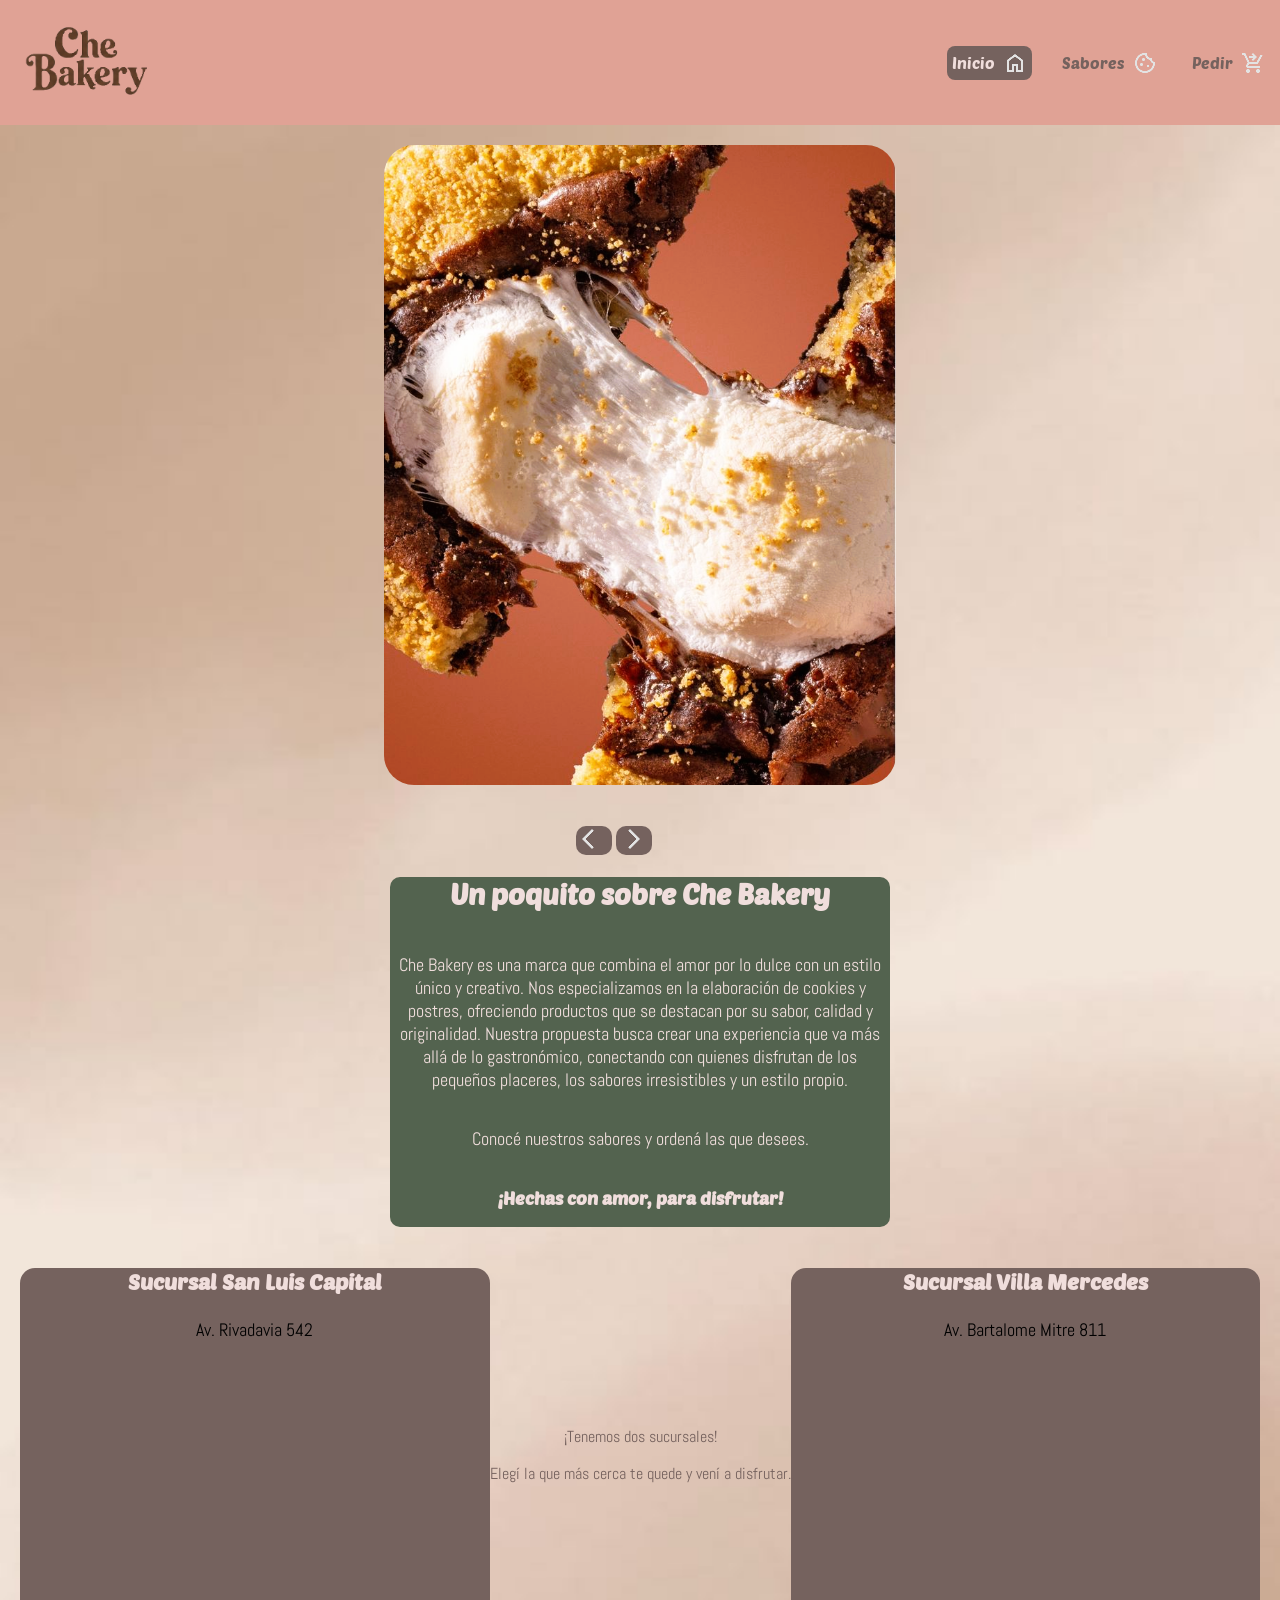
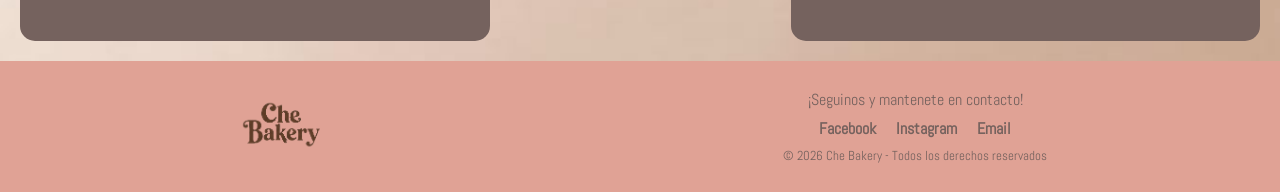
<file: index.html>
<!DOCTYPE html>
<html lang="es">
    <head>
        <meta charset="UTF-8">
        <meta name="viewport" content="width=device-width, initial-scale=1.0">
        <title>Che Bakery | Inicio</title>
        <link rel="stylesheet" href="style.principal.css">
        <script type="text/javascript" src="principal.js" defer></script>
    </head>
    <body>
        <header>
            <div class="logo">
                <a href="index.html">
                    <img src="imagenes/index/Logo.png" alt="logo empresa">
                </a>
            </div>
            <nav>
                <a href="index.html" class="activo">Inicio
                    <img src="fonts_icons/home.png" alt="inicio">
                </a>
                <a href="merch.html">Sabores
                    <img src="fonts_icons/sabores.png" alt="sabores">
                </a>
                <a href="pedir.html">Pedir
                    <img src="fonts_icons/pedir.png" alt="pedir">
                </a>
            </nav>
        </header>
        <main>
            <div id="carrusel">
            <img id="fotos" src="imagenes/carrusel/1.png" alt="Cookie de Che Bakery">
            </div>
            <br>
            <form name="cambiar">
                <button type="button" id="btnAnterior">
                    <img src="fonts_icons/flecha_izquierda.png" alt="atras">
                </button>
                <button type="button" id="btnSiguiente">
                    <img src="fonts_icons/flecha_derecha.png" alt="siguiente">
                </button>
            </form>
            <br>
            <section class="presentacion">
                <h2>Un poquito sobre Che Bakery</h2>
                <p>Che Bakery es una marca que combina el amor por lo dulce con un estilo único y creativo. 
                    Nos especializamos en la elaboración de cookies y postres, ofreciendo productos que se destacan por su sabor, 
                    calidad y originalidad.
                    Nuestra propuesta busca crear una experiencia que va más allá de lo gastronómico, conectando con quienes 
                    disfrutan de los pequeños placeres, los sabores irresistibles y un estilo propio.
                </p>
                <p>Conocé nuestros sabores y ordená las que desees.</p>
                <h3>¡Hechas con amor, para disfrutar!</h3>
            </section> 
            <br>
            <section class="sucursales">
                    <div class="sucursal">
                        <h3>Sucursal San Luis Capital</h3>
                        <p>Av. Rivadavia 542</p>
                        <iframe src="https://www.google.com/maps/embed?pb=!1m18!1m12!1m3!1d3334.535453175555!2d-66.3351686!3d-33.3048143!2m3!1f0!2f0!3f0!3m2!1i1024!2i768!4f13.1!3m3!1m2!1s0x95d439559ca30d79%3A0xa01b2fbcf2bc197d!2sRivadavia%20542%2C%20D5700%20San%20Luis!5e0!3m2!1ses!2sar!4v1793143040406!5m2!1ses!2sar" width="600" height="450" style="border:0;" allowfullscreen="" loading="lazy" referrerpolicy="strict-origin-when-cross-origin"></iframe>
                    </div>
                    <div class="info-sucursal">
                        <p></p>¡Tenemos dos sucursales!
                        <p>Elegí la que más cerca te quede y vení a disfrutar.</p>
                    </div>
                    <div class="sucursal">
                        <h3>Sucursal Villa Mercedes</h3>
                        <p>Av. Bartalome Mitre 811</p>
                    <iframe src="https://www.google.com/maps/embed?pb=!1m18!1m12!1m3!1d3320.177326013936!2d-65.46509448921091!3d-33.67847230911373!2m3!1f0!2f0!3f0!3m2!1i1024!2i768!4f13.1!3m3!1m2!1s0x95d16a88bfac5eb7%3A0x56879c3d6d07017!2sAv.%20Bartolom%C3%A9%20Mitre%20811%2C%20D5730%20Villa%20Mercedes%2C%20San%20Luis!5e0!3m2!1ses!2sar!4v1793144689119!5m2!1ses!2sar" width="600" height="450" style="border:0;" allowfullscreen="" loading="lazy" referrerpolicy="strict-origin-when-cross-origin"></iframe>
                    </div> 
            </section>
        </main>
        <footer class="footer">
                <div class="footer-logo">
                    <img src="imagenes/index/Logo.png" alt="Logo de Che Bakery">
                </div>
                <div class="footer-contacto">
                    <p>¡Seguinos y mantenete en contacto!</p>
                    <div class="redes">
                        <a href="https://www.facebook.com/" target="_blank">Facebook</a>
                        <a href="https://www.instagram.com/" target="_blank">Instagram</a>
                        <a href="mailto:contacto@chebakery.com.ar">Email</a>
                    </div>
                    <p class="copyright">
                        © 2026 Che Bakery - Todos los derechos reservados
                    </p>
                </div>
        </footer>
    </body>
</html>
</file>
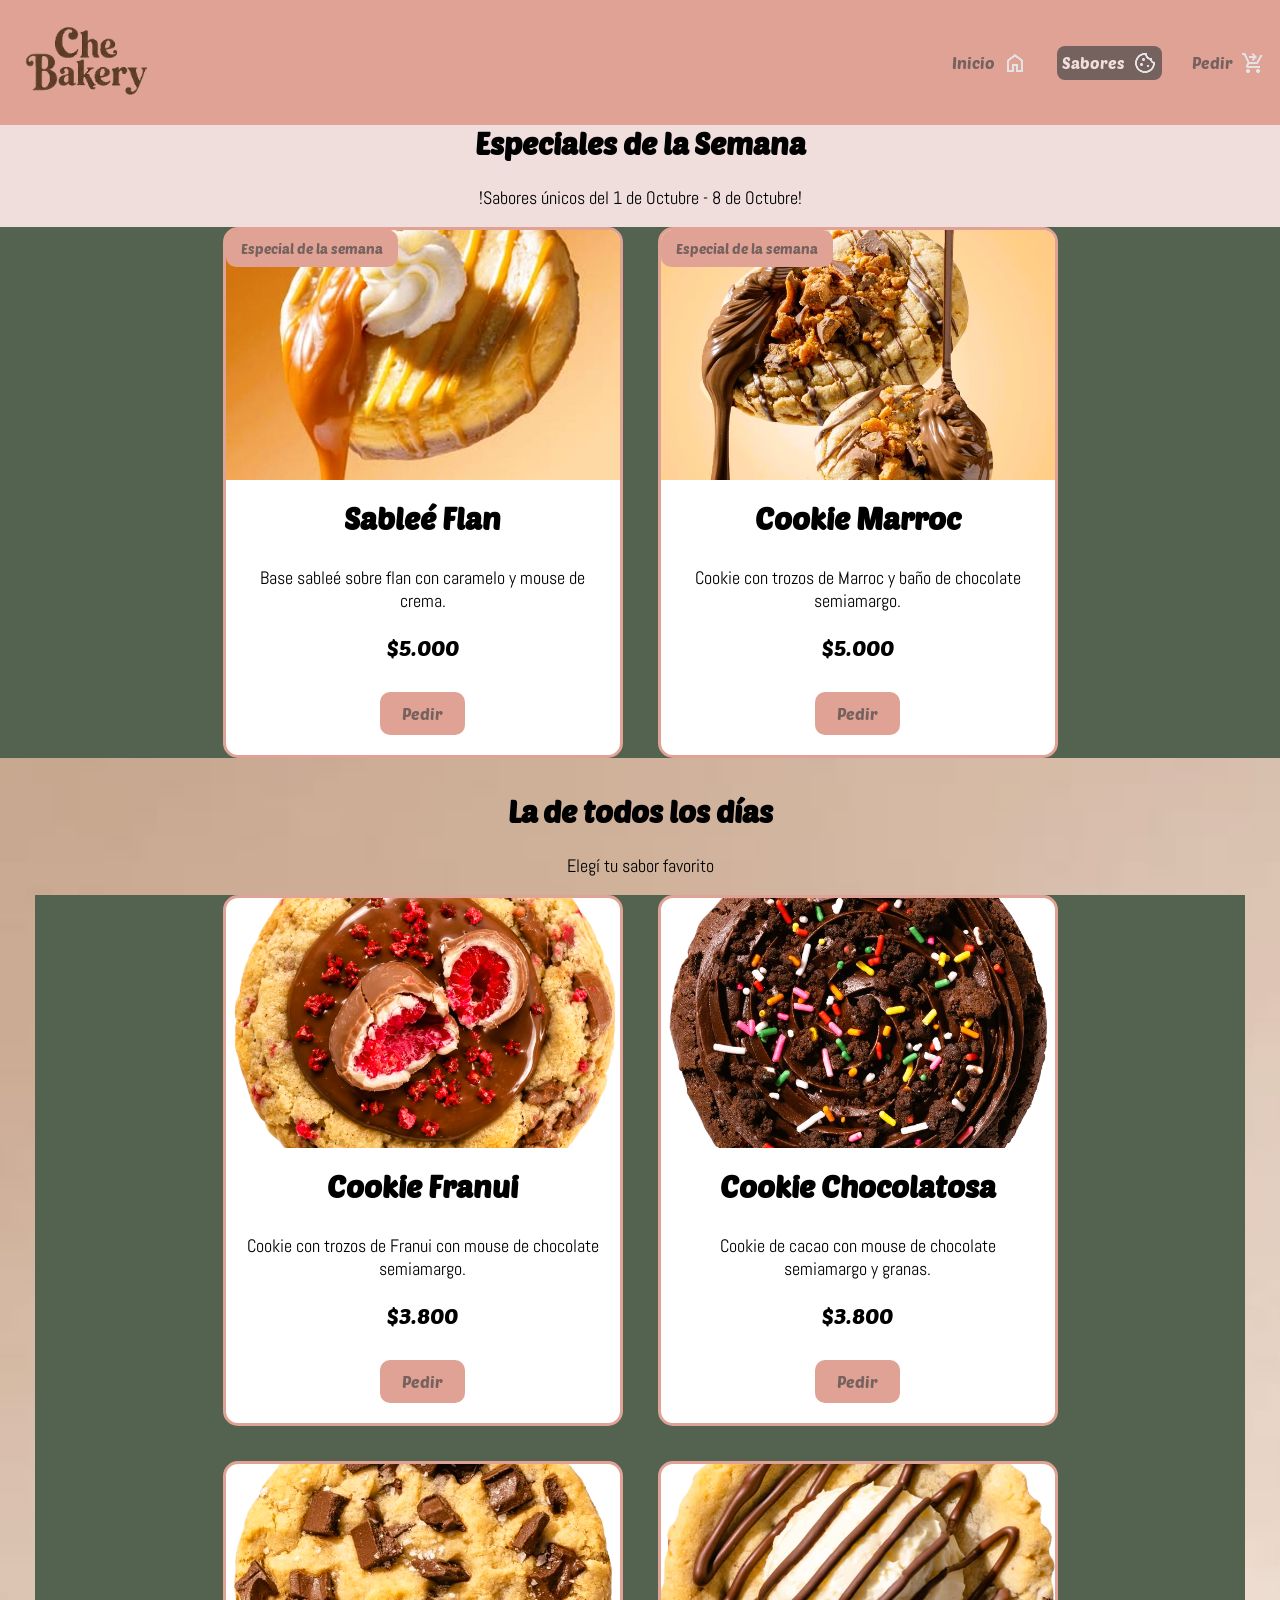
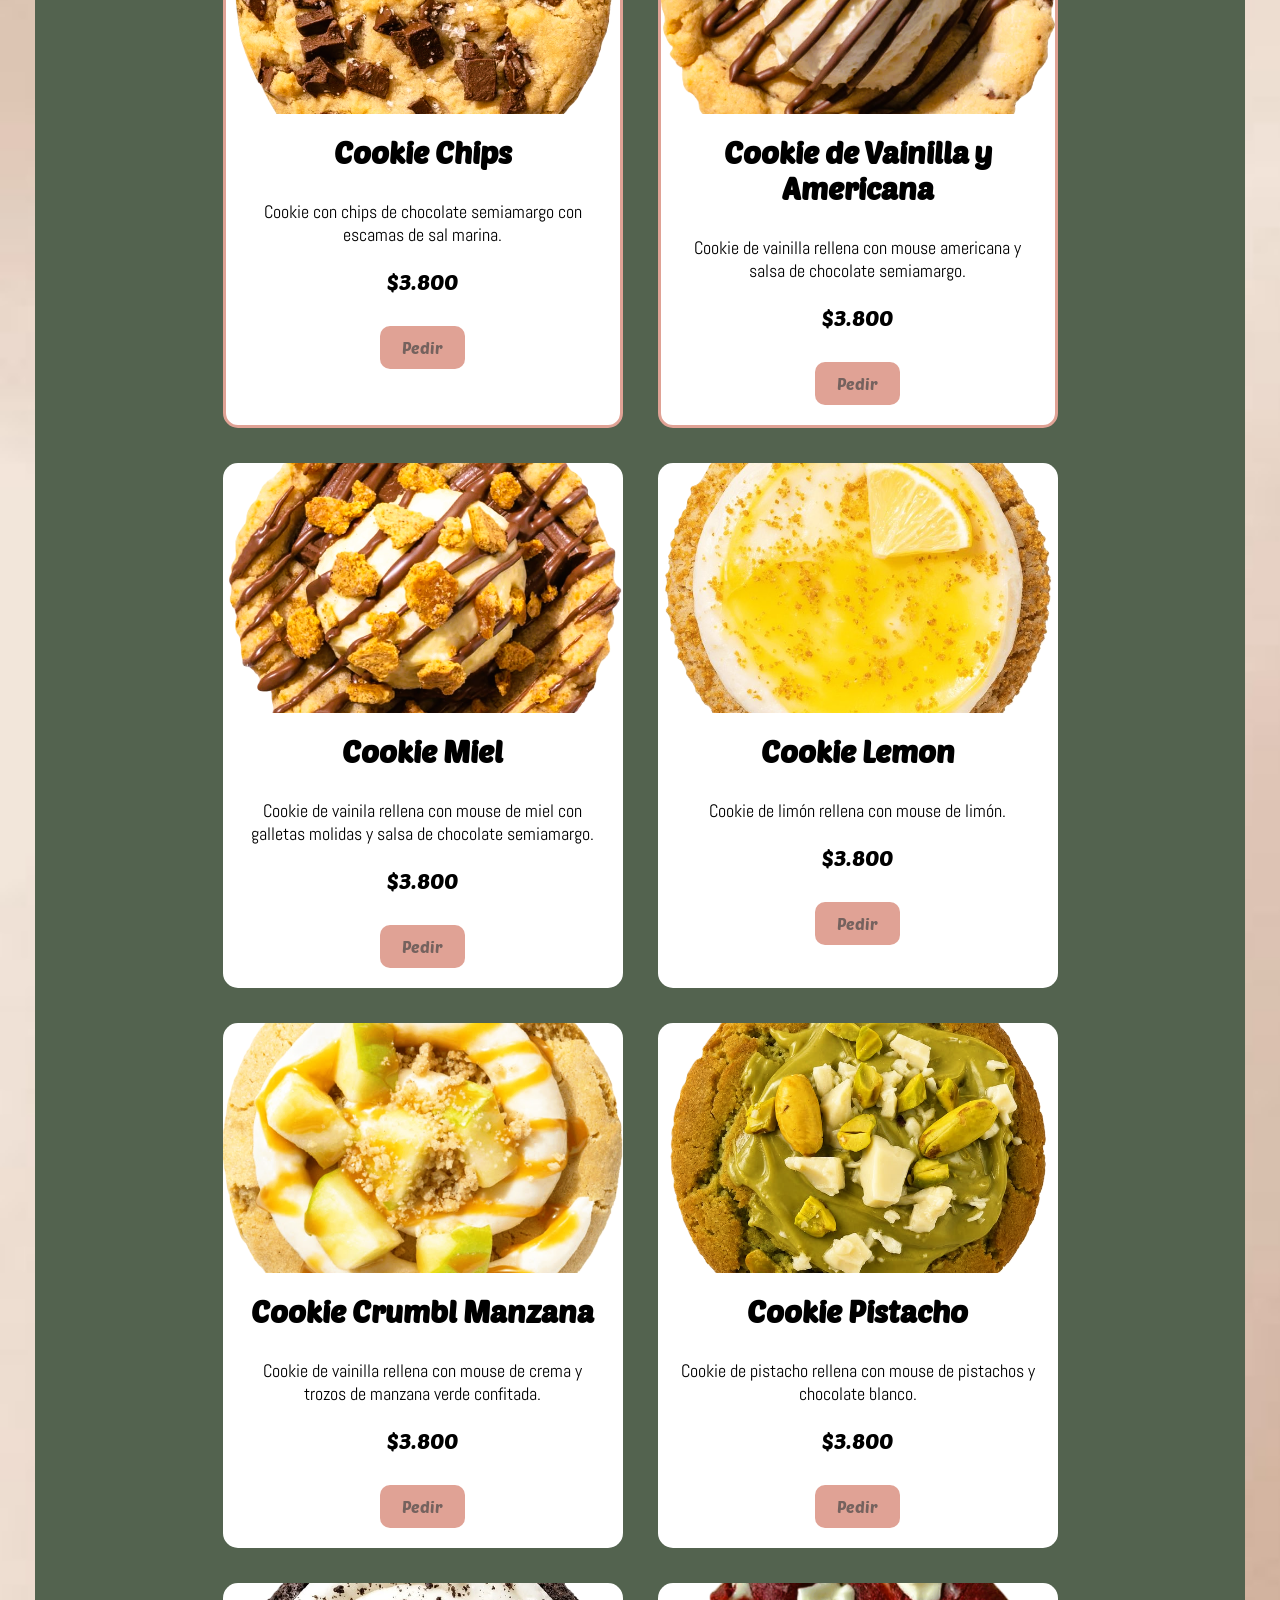
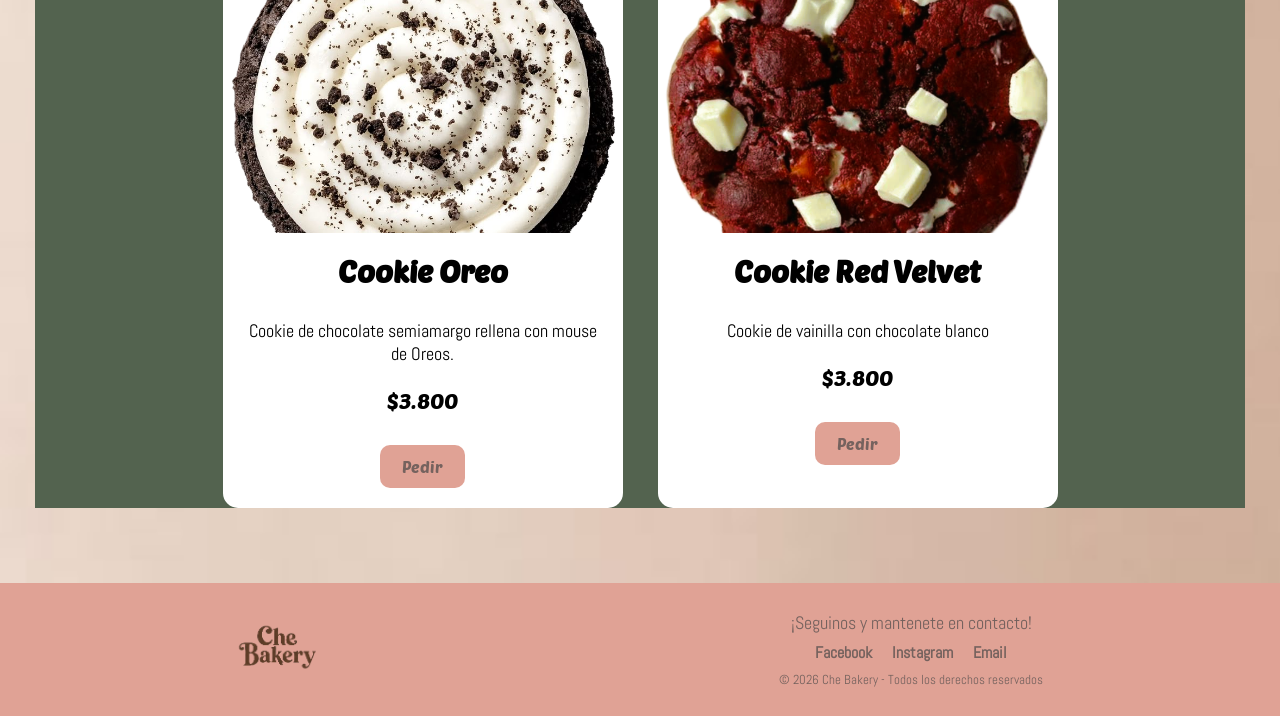
<file: merch.html>
<!DOCTYPE html>
<html lang="es">
    <head>
        <meta charset="UTF-8">
        <meta name="viewport" content="width=device-width, initial-scale=1.0">
        <title>Che Bakery | Sabores</title>
        <link rel="stylesheet" href="style.merch.css">
    </head>
    <body>
        <header>
            <div class="logo">
                <a href="index.html">
                    <img src="imagenes/index/Logo.png" alt="logo empresa">
                </a>
            </div>
            <nav>
                <a href="index.html">Inicio
                    <img src="fonts_icons/home.png" alt="inicio">
                </a>
                <a href="merch.html" class="activo">Sabores
                    <img src="fonts_icons/sabores.png" alt="sabores">
                </a>
                <a href="pedir.html">Pedir
                    <img src="fonts_icons/pedir.png" alt="pedir">
                </a>
            </nav>
        </header>
        <main>
            <!--Sabores especiales-->
            <section class="especiales">
                <h2>Especiales de la Semana</h2>
                <p>!Sabores únicos del 1 de Octubre - 8 de Octubre!</p>
                <div class="contenedor-cookies">
                    <article class="cookie especial">
                        <span class="etiqueta">Especial de la semana</span>
                        <img src="imagenes/sabores/especial_flan.png" alt="poste especial sabor flan">
                        <div class="datos-cookie">
                            <h3>Sableé Flan</h3>
                            <p>Base sableé sobre flan con caramelo y mouse de crema.</p>
                            <p class="precio">$5.000</p>
                            <a href="pedir.html" class="boton-pedir">Pedir</a>
                        </div>
                    </article>
                    <article class="cookie especial">
                        <span class="etiqueta">Especial de la semana</span>
                        <img src="imagenes/sabores/especial_marroc.png" alt="cookie especial marroc">
                        <div class="datos-cookie">
                            <h3>Cookie Marroc</h3>
                            <p>Cookie con trozos de Marroc y baño de chocolate semiamargo.</p>
                            <p class="precio">$5.000</p>
                            <a href="pedir.html" class="boton-pedir">Pedir</a>
                        </div>
                    </article>
                </div>
            </section>
            <!--Sabores cotidianos-->
            <section class="catalogo">
                <h2>La de todos los días</h2>
                <p>Elegí tu sabor favorito</p>
                <div class="contenedor-cookies">
                    <article class="cookie especial">
                        <img src="imagenes/sabores/chocolate_franui.png" alt="cookie sabor franui">
                        <div class="datos-cookie">
                            <h3>Cookie Franui</h3>
                            <p>Cookie con trozos de Franui con mouse de chocolate semiamargo.</p>
                            <p class="precio">$3.800</p>
                            <a href="pedir.html" class="boton-pedir">Pedir</a>
                        </div>
                    </article>
                    <article class="cookie especial">
                        <img src="imagenes/sabores/chocolate_mouse_granas.png" alt="cookie sabor chocolate con granas">
                        <div class="datos-cookie">
                            <h3>Cookie Chocolatosa</h3>
                            <p>Cookie de cacao con mouse de chocolate semiamargo y granas.</p>
                            <p class="precio">$3.800</p>
                            <a href="pedir.html" class="boton-pedir">Pedir</a>
                        </div>
                    </article>
                    <article class="cookie especial">
                        <img src="imagenes/sabores/chocolate_sal.png" alt="cookie clasica">
                        <div class="datos-cookie">
                            <h3>Cookie Chips</h3>
                            <p>Cookie con chips de chocolate semiamargo con escamas de sal marina.</p>
                            <p class="precio">$3.800</p>
                            <a href="pedir.html" class="boton-pedir">Pedir</a>
                        </div>
                    </article>
                    <article class="cookie especial">
                        <img src="imagenes/sabores/helado.png" alt="cookie sabor americana">
                        <div class="datos-cookie">
                            <h3>Cookie de Vainilla y Americana</h3>
                            <p>Cookie de vainilla rellena con mouse americana y salsa de chocolate semiamargo.</p>
                            <p class="precio">$3.800</p>
                            <a href="pedir.html" class="boton-pedir">Pedir</a>
                        </div>
                    </article>
                    <article class="cookie">
                        <img src="imagenes/sabores/helado_galletamiel.png" alt="cookie sabor miel">
                        <div class="datos-cookie">
                            <h3>Cookie Miel</h3>
                            <p>Cookie de vainila rellena con mouse de miel con galletas molidas y salsa de chocolate semiamargo.</p>
                            <p class="precio">$3.800</p>
                            <a href="pedir.html" class="boton-pedir">Pedir</a>
                        </div>
                    </article>
                    <article class="cookie">
                        <img src="imagenes/sabores/mouse_limon.png" alt="cookie sabor limon">
                        <div class="datos-cookie">
                            <h3>Cookie Lemon</h3>
                            <p>Cookie de limón rellena con mouse de limón.</p>
                            <p class="precio">$3.800</p>
                            <a href="pedir.html" class="boton-pedir">Pedir</a>
                        </div>
                    </article>
                    <article class="cookie">
                        <img src="imagenes/sabores/mouse_manzana_crumbl.png" alt="cookie sabor manzana">
                        <div class="datos-cookie">
                            <h3>Cookie Crumbl Manzana</h3>
                            <p>Cookie de vainilla rellena con mouse de crema y trozos de manzana verde confitada.</p>
                            <p class="precio">$3.800</p>
                            <a href="pedir.html" class="boton-pedir">Pedir</a>
                        </div>
                    </article>
                    <article class="cookie">
                        <img src="imagenes/sabores/mouse_pistacho.png" alt="cookie pistacho">
                        <div class="datos-cookie">
                            <h3>Cookie Pistacho</h3>
                            <p>Cookie de pistacho rellena con mouse de pistachos y chocolate blanco.</p>
                            <p class="precio">$3.800</p>
                            <a href="pedir.html" class="boton-pedir">Pedir</a>
                        </div>
                    </article>
                    <article class="cookie">
                        <img src="imagenes/sabores/oreo.png" alt="cookie sabor oreo">
                        <div class="datos-cookie">
                            <h3>Cookie Oreo</h3>
                            <p>Cookie de chocolate semiamargo rellena con mouse de Oreos.</p>
                            <p class="precio">$3.800</p>
                            <a href="pedir.html" class="boton-pedir">Pedir</a>
                        </div>
                    </article>
                    <article class="cookie">
                        <img src="imagenes/sabores/redvelvet.png" alt="cookie sabor red velved">
                        <div class="datos-cookie">
                            <h3>Cookie Red Velvet</h3>
                            <p>Cookie de vainilla con chocolate blanco</p>
                            <p class="precio">$3.800</p>
                            <a href="pedir.html" class="boton-pedir">Pedir</a>
                        </div>
                    </article>
                </div>
            </section>
        </main>
        <footer class="footer">
                <div class="footer-logo">
                    <img src="imagenes/index/Logo.png" alt="Logo de Che Bakery">
                </div>
                <div class="footer-contacto">
                    <p>¡Seguinos y mantenete en contacto!</p>
                    <div class="redes">
                        <a href="https://www.facebook.com/" target="_blank">Facebook</a>
                        <a href="https://www.instagram.com/" target="_blank">Instagram</a>
                        <a href="mailto:contacto@chebakery.com.ar">Email</a>
                    </div>
                    <p class="copyright">
                        © 2026 Che Bakery - Todos los derechos reservados
                    </p>
                </div>
        </footer>
    </body>
</html>
</file>
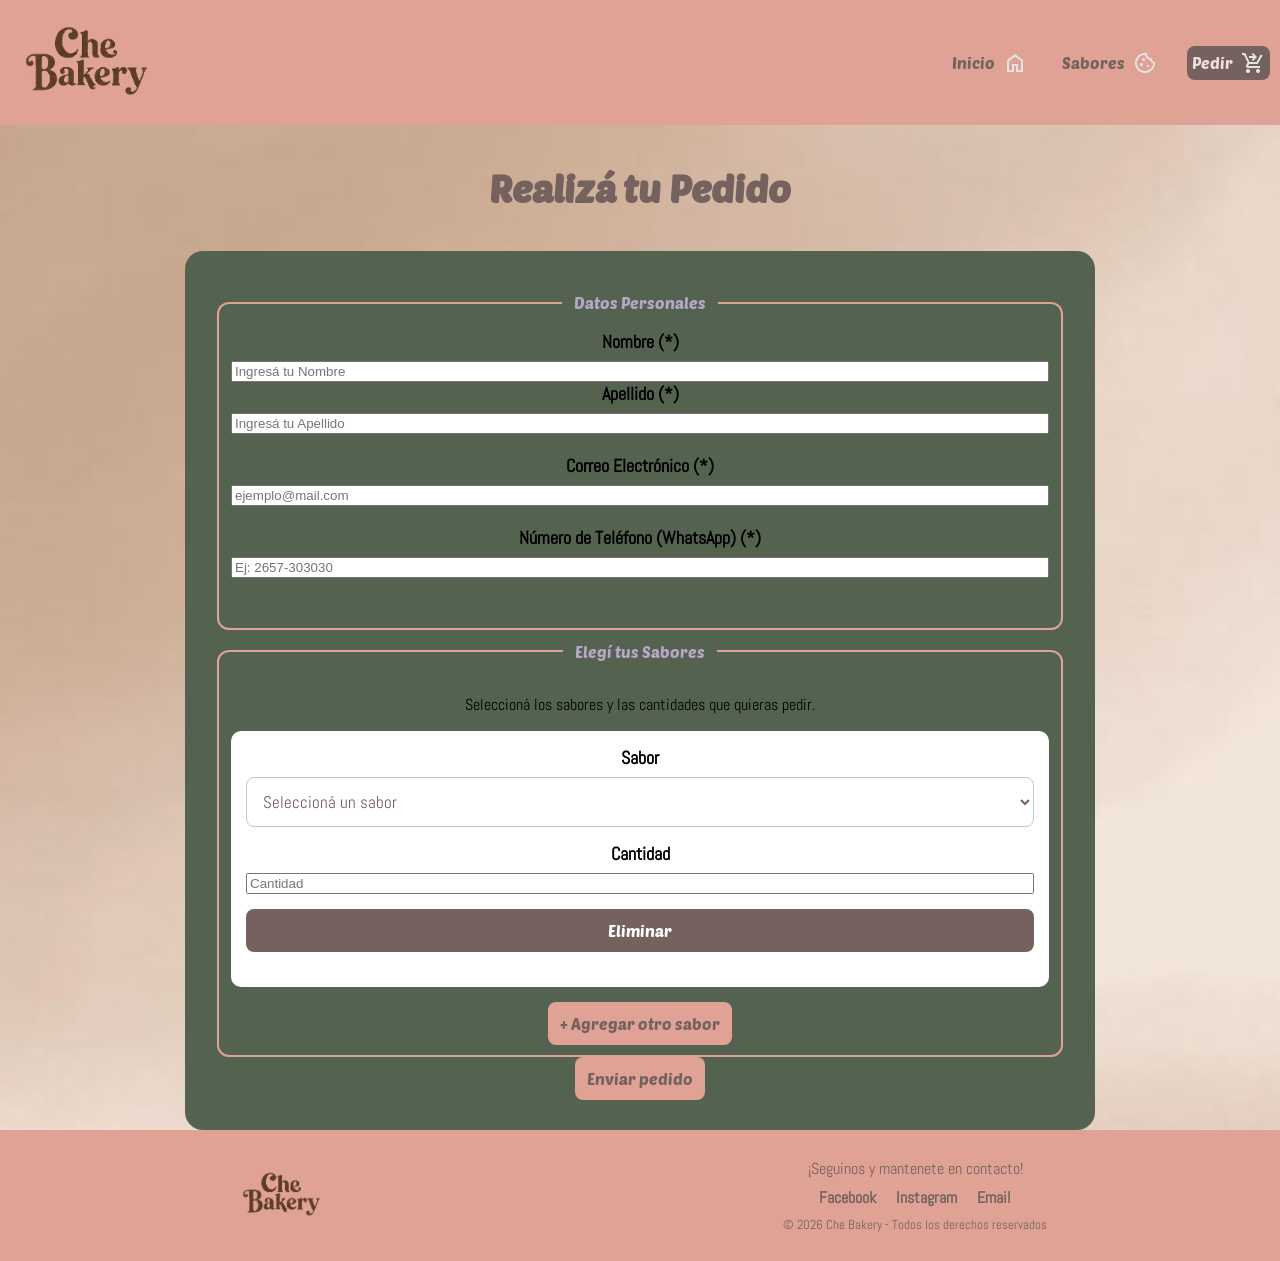
<file: pedir.html>
<!DOCTYPE html>
<html lang="es">
    <head>
        <meta charset="UTF-8">
        <meta name="viewport" content="width=device-width, initial-scale=1.0">
        <title>Che Bakery | Realizar pedido</title>
        <link rel="stylesheet" href="style.pedir.css">
        <script type="text/javascript" src="pedir.js" defer></script>
    </head>
    <body>
        <header>
            <div class="logo">
                <a href="index.html">
                    <img src="imagenes/index/Logo.png" alt="logo empresa">
                </a>
            </div>
            <nav>
                <a href="index.html">Inicio
                    <img src="fonts_icons/home.png" alt="inicio">
                </a>
                <a href="merch.html">Sabores
                    <img src="fonts_icons/sabores.png" alt="sabores">
                </a>
                <a href="pedir.html" class="activo">Pedir
                    <img src="fonts_icons/pedir.png" alt="pedir">
                </a>
            </nav>
        </header>
        <main>
            <h1>Realizá tu Pedido</h1>
            <form id="formPedido" novalidate>
                <fieldset>
                    <legend>Datos Personales</legend>
                    <div class="campo">
                        <label for="nombre">Nombre (*)</label>
                        <input type="text" id="nombre" name="nombre" minlength="2" maxlength="20" placeholder="Ingresá tu Nombre">
                    <div class="campo">
                        <label for="apellido">Apellido (*)</label>
                        <input type="text" id="apellido" name="apellido" minlength="2" maxlength="20" placeholder="Ingresá tu Apellido">
                    </div>
                    <div class="campo">
                        <label for="apellido">Correo Electrónico (*)</label>
                        <input type="email" id="email" name="email" maxlength="60" placeholder="ejemplo@mail.com">
                    </div>
                    <div class="campo">
                        <label for="telefono">Número de Teléfono (WhatsApp) (*)</label>
                        <input type="tel" id="telefono" name="telefono" maxlength="20" placeholder="Ej: 2657-303030">
                    </div>
                </fieldset>
                <fieldset>
                    <legend>Elegí tus Sabores</legend>
                    <p>Seleccioná los sabores y las cantidades que quieras pedir.</p>
                    <div id="contenedorSabores">
                        <div class="fila-sabor">
                            <div class="campo">
                                <label>Sabor</label>
                                <select name="sabor" class="select-sabor">
                                    <option value="">Seleccioná un sabor</option>
                                    <option value="Sableé Flan">Sableé Flan</option>
                                    <option value="Cookie Marroc">Cookie Marroc</option>
                                    <option value="Cookie Franui">Cookie Franui</option>
                                    <option value="Cookie Chocolatosa">Cookie Chocolatosa</option>
                                    <option value="Cookie Chips">Cookie Chips</option>
                                    <option value="Cookie de Vainilla y Americana">Cookie de Vainilla y Americana</option>
                                    <option value="Cookie Miel">Cookie Miel</option>
                                    <option value="Cookie Lemon">Cookie Lemon</option>
                                    <option value="Cookie Crumbl Manzana">Cookie Crumbl Manzana</option>
                                    <option value="Cookie Pistacho">Cookie Pistacho</option>
                                    <option value="Cookie Oreo">Cookie Oreo</option>
                                    <option value="Cookie Red Velvet">Cookie Red Velvet</option>
                                </select>
                            </div>
                            <div class="campo">
                                <label>Cantidad</label>
                                <input type="number" name="cantidad" class="cantidad-sabor" min="1" max="50" placeholder="Cantidad">
                            </div>
                            <button type="button" class="btnEliminarSabor">Eliminar</button>
                        </div>
                    </div>
                    <button type="button" id="btnAgregarSabor">+ Agregar otro sabor</button>
                </fieldset>
                <button type="submit" id="btnEnviar">Enviar pedido</button>
            </form>
            <section id="respuesta" aria-live="polite"></section>
        </main>
        <footer class="footer">
                <div class="footer-logo">
                    <img src="imagenes/index/Logo.png" alt="Logo de Che Bakery">
                </div>
                <div class="footer-contacto">
                    <p>¡Seguinos y mantenete en contacto!</p>
                    <div class="redes">
                        <a href="https://www.facebook.com/" target="_blank">Facebook</a>
                        <a href="https://www.instagram.com/" target="_blank">Instagram</a>
                        <a href="mailto:contacto@chebakery.com.ar">Email</a>
                    </div>
                    <p class="copyright">
                        © 2026 Che Bakery - Todos los derechos reservados
                    </p>
                </div>
        </footer>
    </body>
</html>
</file>
<file: style.principal.css>
@font-face {
    font-family: "Poetsen One";
    src: url("fonts_icons/PoetsenOne-Regular.ttf");
}

@font-face {
    font-family: "Abel";
    src: url("fonts_icons/Abel-Regular.ttf");
}

body {
    font-family: "Abel", sans-serif;
    margin: 0;
    background-size: cover;
    background-image: url("fonts_icons/fondo.jpg");
}

nav {
    display: flex;
    align-items: center;
    gap: 25px;
}

nav a {
    display: flex;
    align-items: center;
    gap: 8px;
    padding: 5px;
    font-family: "Poetsen One", sans-serif;
    font-weight: 400;
    font-style: normal;
    text-decoration: none;
    color: #75625E;
}

nav a:hover {
    color: black;
}

nav a.activo {
    color: #F0DEDC;
    background-color: #75625E;
    border-radius: 8px;
}

header{
    display: flex;
    min-height: 70px;
    justify-content:space-between;
    background-color: #E0A295;
    align-items: center;
    padding: 10px;
}

h1{
    color:#F0DEDC;
    font-family: "Poetsen One", sans-serif;
    font-weight: 400;
    font-style: normal;
}

.logo{
    display: flex;
    align-items: center;
}

.logo img{
    height: 100px;
    margin-right: 100px;
}

#carrusel {
    width: 40%;
    max-width: 600px;
    margin: 20px auto;
}

#fotos {
    display: block;
    width: 100%;
    height: auto;
    border-radius: 30px;
}

button{
    background-color: #75625E;
    border-radius: 10px;
    border-style: none;
    position: relative; 
    left: 45%
}

section {
    background-color: #E0A295;
    display: grid;
    text-align: center;
}

.presentacion {
    background-color: #53634F;
    color: #F0DEDC;
    font-family: "Abel", sans-serif;
    width: 500px;
    height: 350px;
    margin-left: auto;
    margin-right: auto;
    border-radius: 10px;
    text-align: center;
}

.presentacion h2 {
    font-family: "Poetsen One", sans-serif;
    font-size: 28px;
    margin-top: 0;
}

.presentacion p {
    font-size: 18px;
}

.presentacion h3 {
    font-family: "Poetsen One", sans-serif;
    color: #F0DEDC;
    font-size: 18px;
}

.sucursales {
    display: flex;
    padding: 20px;
    background-color: transparent;
    flex-direction: row;
    justify-content: center;
    align-items: center;
}

.info-sucursal {
    text-align: center;
    text-size-adjust: 100%;
    color: #75625E;
    font-family: "Abel", sans-serif;
    font-weight: 400;
    font-style: normal;
}

.sucursal {
    background-color: #75625E;
    flex: 1;
    border-radius: 15px;
   
}

.sucursal h3 {
    font-family: "Poetsen One", sans-serif;
    color: #F0DEDC;
    font-size: 22px;
    margin-top: 0;
}

.sucursal p {
    font-family: "Abel", sans-serif;
    font-size: 18px;
    line-height: 1.5;
}

.sucursal iframe {
    border-radius: 12px;
    display: block;
    width: 100%;
    height: 280px;
    border: 0;
}

.footer {
    background-color: #E0A295;
    color: #75625E;
    display: flex;
    justify-content: space-around;
    align-items: center;
    flex-wrap: wrap;
    gap: 25px;
    padding: 20px;
    box-sizing: border-box;
    text-align: center;
}

.footer-logo img {
    width: 100px;
    height: auto;
}

.footer-contacto {
    font-family: "Abel", sans-serif;
    font-size: 16px;
}

.footer-contacto p {
    margin: 8px 0;
}

.redes {
    display: flex;
    justify-content: center;
    gap: 20px;
    flex-wrap: wrap;
}

.redes a {
    color: #75625E;
    text-decoration: none;
    font-weight: bold;
}

.redes a:hover {
    color: black;
}

.copyright {
    font-size: 13px;
}
</file>
<file: style.merch.css>
@font-face {
    font-family: "Poetsen One";
    src: url("fonts_icons/PoetsenOne-Regular.ttf");
}

@font-face {
    font-family: "Abel";
    src: url("fonts_icons/Abel-Regular.ttf");
}

body {
    font-family: "Abel", sans-serif;
    margin: 0;
    background-size: cover;
    background-image: url("fonts_icons/fondo.jpg");
}

nav {
    display: flex;
    align-items: center;
    gap: 25px;
}

nav a {
    display: flex;
    align-items: center;
    gap: 8px;
    padding: 5px;
    font-family: "Poetsen One", sans-serif;
    font-weight: 400;
    font-style: normal;
    text-decoration: none;
    color: #75625E;
}

nav a:hover {
    color: black;
}

nav a.activo {
    color: #F0DEDC;
    background-color: #75625E;
    border-radius: 8px;
}

header{
    display: flex;
    min-height: 70px;
    justify-content:space-between;
    background-color: #E0A295;
    align-items: center;
    padding: 10px;
}

h2, h3 {
    font-family: "Poetsen One", sans-serif;
    font-size: 30px;
    margin-top: 0;
}

p {
    font-size: 18px;
}

.logo{
    display: flex;
    align-items: center;
}

.logo img{
    height: 100px;
    margin-right: 100px;
}

.titulo-merch {
    text-align: center;
    font-family: "Poetsen One", sans-serif;
    font-size: 38px;
    margin: 40px;
}

.catalogo {
    text-align: center;
    padding: 35px;
    margin-bottom: 40px;
}

.especiales {
    background-color: #F0DEDC;
    text-align: center;
}

.contenedor-cookies {
    background-color: #53634F;
    display: grid;
    grid-template-columns: repeat(2, minmax(0, 400px));
    justify-content: center;
    gap: 35px;
}

.cookie {
    background-color: white;
    border-radius: 15px;
    overflow: hidden;
    position: relative;
    box-shadow: 4px black;
    transition: width 2s;
}

.cookie:hover {
    transform: scale(1.04);
    box-shadow: 8px black;
}

.especial {
    border: 3px solid #E0A295;
}

.etiqueta {
    position: absolute;
    top: 0;
    left: 0;
    background-color: #E0A295;
    color: #75625E;
    padding: 10px 15px;
    border-radius: 10px ;
    font-family: "Poetsen One", sans-serif;
    font-size: 14px;
}

.cookie img {
    display: block;
    width: 100%;
    height: 250px;
    object-fit: cover;
}

.datos-cookie {
    padding: 20px;
}

.precio {
    font-family: "Poetsen One", sans-serif;
    font-size: 22px !important;
}

.boton-pedir {
    display: inline-block;
    background-color: #E0A295;
    color: #75625E;
    text-decoration: none;
    font-family: "Poetsen One", sans-serif;
    padding: 12px 22px;
    border-radius: 10px;
    margin-top: 10px;
}

.boton-pedir:hover {
    background-color: #B8A5C9;
    transform: scale(1.08);
}

.footer {
    background-color: #E0A295;
    color: #75625E;
    display: flex;
    justify-content: space-around;
    align-items: center;
    flex-wrap: wrap;
    gap: 25px;
    padding: 20px;
    box-sizing: border-box;
    text-align: center;
}

.footer-logo img {
    width: 100px;
    height: auto;
}

.footer-contacto {
    font-family: "Abel", sans-serif;
    font-size: 16px;
}

.footer-contacto p {
    margin: 8px;
}

.redes {
    display: flex;
    justify-content: center;
    gap: 20px;
    flex-wrap: wrap;
}

.redes a {
    color: #75625E;
    text-decoration: none;
    font-weight: bold;
}

.redes a:hover {
    color: black;
}

.copyright {
    font-size: 13px;
}
</file>
<file: style.pedir.css>
@font-face {
    font-family: "Poetsen One";
    src: url("fonts_icons/PoetsenOne-Regular.ttf");
}

@font-face {
    font-family: "Abel";
    src: url("fonts_icons/Abel-Regular.ttf");
}

body {
    font-family: "Abel", sans-serif;
    margin: 0;
    background-size: cover;
    background-image: url("fonts_icons/fondo.jpg");
}

nav {
    display: flex;
    align-items: center;
    gap: 25px;
}

nav a {
    display: flex;
    align-items: center;
    gap: 8px;
    padding: 5px;
    font-family: "Poetsen One", sans-serif;
    font-weight: 400;
    font-style: normal;
    text-decoration: none;
    color: #75625E;
}

nav a:hover {
    color: black;
}

nav a.activo {
    color: #F0DEDC;
    background-color: #75625E;
    border-radius: 8px;
}

header{
    display: flex;
    min-height: 70px;
    justify-content:space-between;
    background-color: #E0A295;
    align-items: center;
    padding: 10px;
}

.logo{
    display: flex;
    align-items: center;
}

.logo img{
    height: 100px;
    margin-right: 100px;
}

h1{
    text-align: center;
    font-family: "Poetsen One", sans-serif;
    font-size: 38px;
    color: #75625E;
    margin: 40px 0;
    font-style: normal;
}

form {
    width: 85%;
    max-width: 850px;
    margin-left: auto;
    margin-right: auto;
    padding: 30px;
    background-color: #53634F; 
    border-radius: 18px;
    box-shadow: 4px black;
    text-align: center;
}

fieldset {
    border: 2px solid #E0A295;
    border-radius: 12px;
}

legend {
    padding: 12px;
    font-family: "Poetsen One", sans-serif;
    color: #B8A5C9;
}

.campo {
    display: flex;
    flex-direction: column;
    margin-bottom: 20px;
}

.campo label {
    font-size: 18px;
    font-weight: bold;
    margin-bottom: 8px;
}

.campo select {
    width: 100%;
    padding: 12px;
    border: 1px solid #AFCDD8;
    border-radius: 8px;
    background-color: white;
    color: #75625E;
    font-family: "Abel", sans-serif;
    font-size: 17px;
}

.campo select:focus {
    outline: none;
    border: 2px solid #B8A5C9;
}

.fila-sabor {
    display: grid;
    grid-template-columns: auto;
    align-items: end;
    gap: 15px;
    padding: 15px;
    margin-bottom: 15px;
    background-color: white;
    border-radius: 10px;
}

.fila-sabor .campo {
    margin-bottom: 0;
}

button {
    border: none;
    border-radius: 8px;
    padding: 12px ;
    background-color: #E0A295;
    color: #75625E;
    font-family: "Poetsen One", sans-serif;
    font-size: 16px;
    cursor: pointer;
    transition: 0.3s;
}

button:hover {
    background-color: #B8A5C9;
    transform: scale(1.04);
}

.btnAgregarSabor {
    margin-top: 20px;
}

.btnEliminarSabor {
    background-color: #75625E;
    color: white;
    margin-bottom: 20px;
}

.btnEliminarSabor:hover {
    background-color: #B8A5C9;
}

[hidden] {
    display: none !important;
}

.btnEnviar {
    display: block;
    margin: 50px;
    padding: 15px ;
    font-size: 18px;
}

#respuesta {
    width: 85%;
    max-width: 850px;
    margin-left: auto;
    margin-right: auto;
    padding: 25px;
    background-color: #F0DEDC;
    border-radius: 15px;
}

#respuesta:empty {
    display: none;
}

#respuesta h2 {
    font-family: "Poetsen One", sans-serif;
    text-align: center;
}

#respuesta ul {
    line-height: 2;
}

.footer {
    background-color: #E0A295;
    color: #75625E;
    display: flex;
    justify-content: space-around;
    align-items: center;
    flex-wrap: wrap;
    gap: 25px;
    padding: 20px;
    box-sizing: border-box;
    text-align: center;
}

.footer-logo img {
    width: 100px;
    height: auto;
}

.footer-contacto {
    font-family: "Abel", sans-serif;
    font-size: 16px;
}

.footer-contacto p {
    margin: 8px 0;
}

.redes {
    display: flex;
    justify-content: center;
    gap: 20px;
    flex-wrap: wrap;
}

.redes a {
    color: #75625E;
    text-decoration: none;
    font-weight: bold;
}

.redes a:hover {
    color: black;
}

.copyright {
    font-size: 13px;
}
</file>
